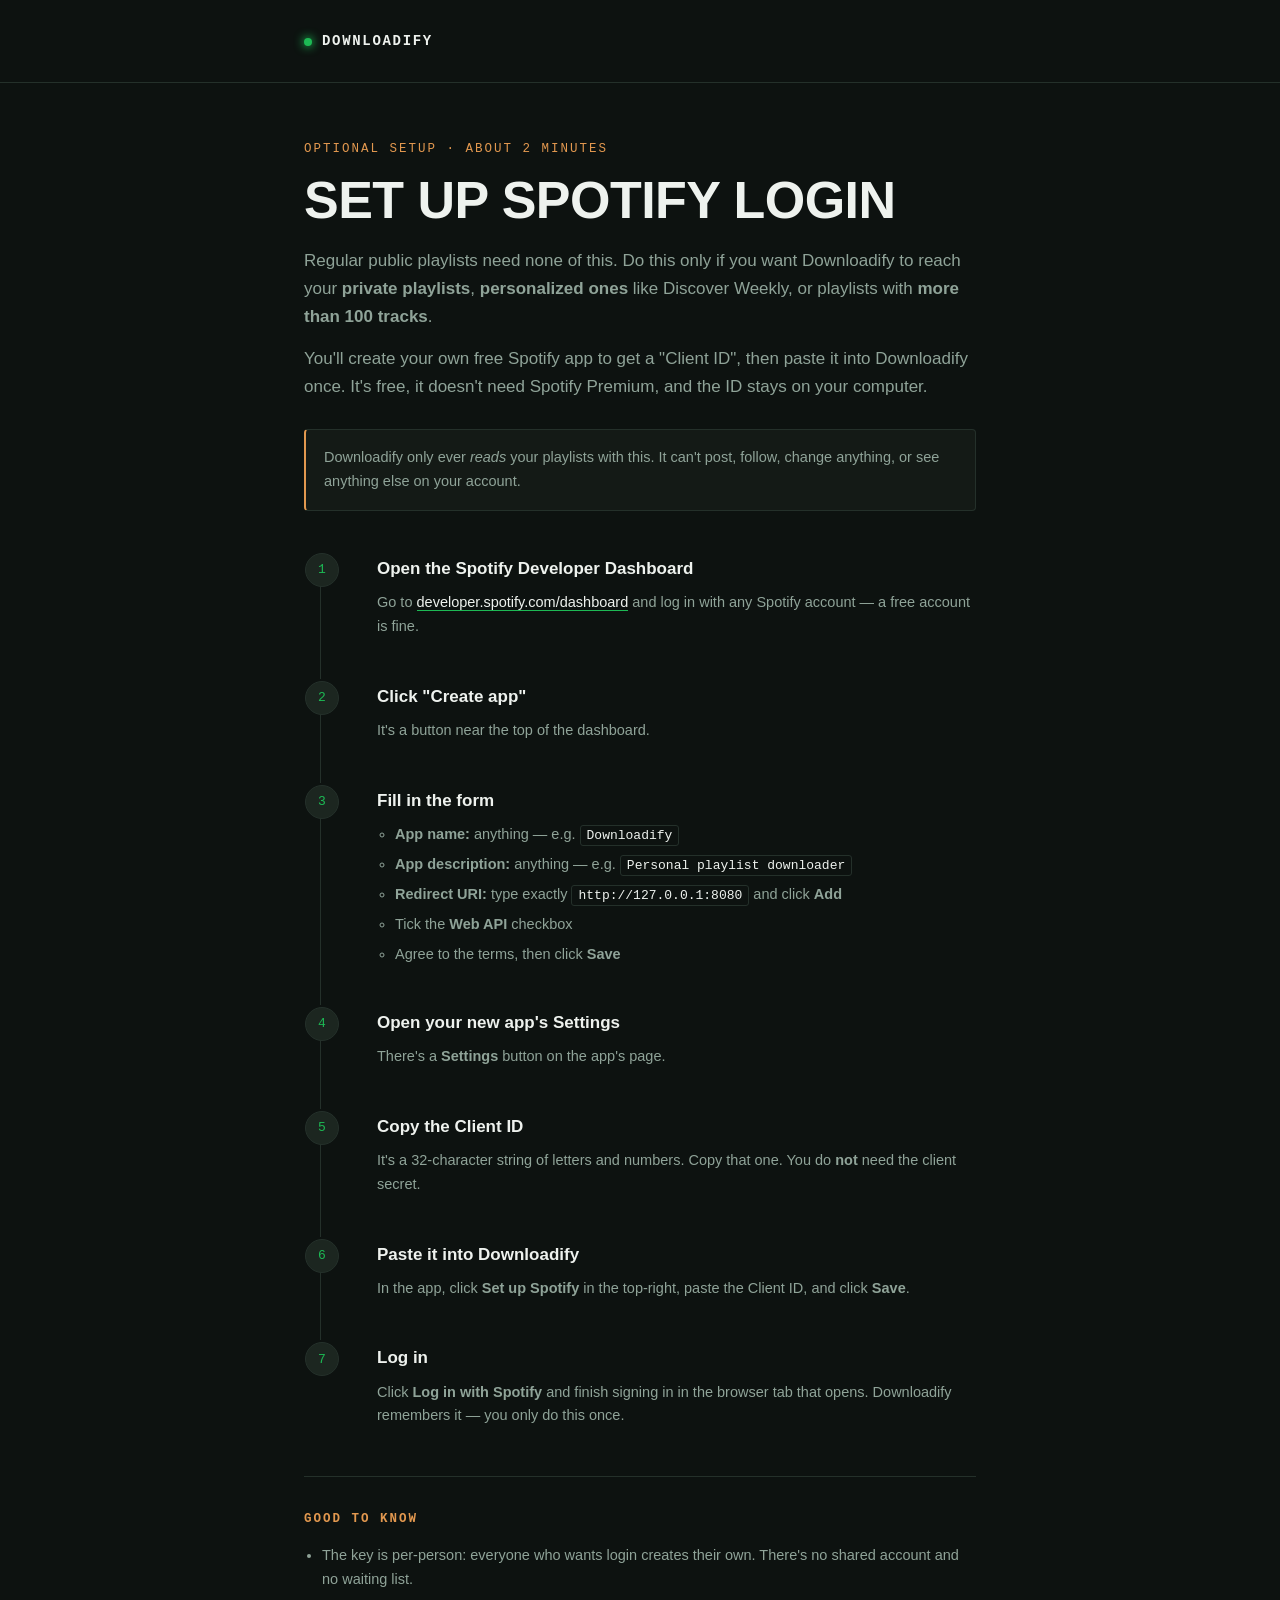
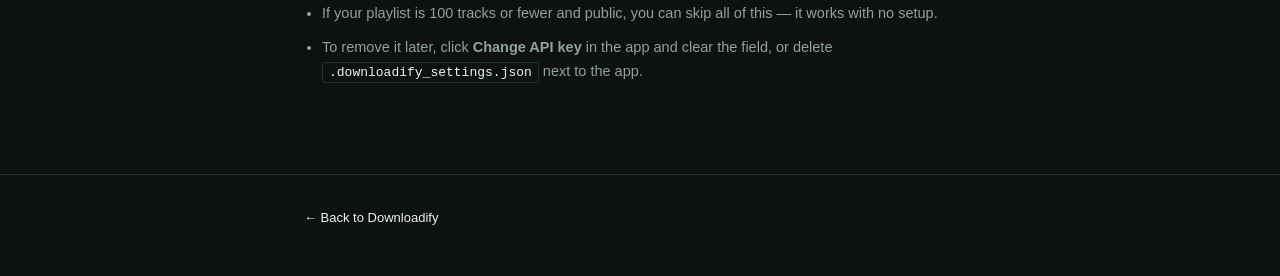
<file: downloadify/web/static/setup.html>
<!DOCTYPE html>
<html lang="en">
<head>
<meta charset="UTF-8" />
<meta name="viewport" content="width=device-width, initial-scale=1.0" />
<title>Downloadify — Spotify setup</title>
<meta name="description" content="Step-by-step: create a free Spotify key so Downloadify can log in for your private and personalized playlists and handle playlists over 100 tracks." />
<link rel="icon" href="/favicon.ico" />
<style>
  :root {
    --ink: #0d1210;
    --surface: #141a16;
    --surface-high: #1c2620;
    --signal: #1db954;
    --tape: #e2984f;
    --paper: #eef2ee;
    --mist: #8fa398;
    --line: #24302a;
    --font-body: "Segoe UI", Roboto, "Helvetica Neue", Arial, sans-serif;
    --font-mono: "Cascadia Code", Consolas, "SF Mono", ui-monospace, Menlo, monospace;
  }

  * { box-sizing: border-box; }
  html { color-scheme: dark; }

  body {
    margin: 0;
    background: var(--ink);
    color: var(--paper);
    font-family: var(--font-body);
    font-size: 16px;
    line-height: 1.65;
    -webkit-font-smoothing: antialiased;
  }

  a { color: var(--paper); text-decoration: none; border-bottom: 1px solid var(--signal); }
  a:hover, a:focus-visible { color: var(--signal); }

  .wrap {
    max-width: 720px;
    margin: 0 auto;
    padding: 0 24px;
  }

  .nav {
    padding: 28px 0;
    border-bottom: 1px solid var(--line);
  }

  .wordmark {
    font-family: var(--font-mono);
    font-size: 14px;
    font-weight: 700;
    letter-spacing: 0.12em;
    text-transform: uppercase;
    border: none;
    display: inline-flex;
    align-items: center;
    gap: 10px;
  }

  .wordmark .dot {
    width: 8px; height: 8px; border-radius: 50%;
    background: var(--signal); box-shadow: 0 0 10px 1px var(--signal);
  }

  main { padding: 56px 0 80px; }

  .kicker {
    font-family: var(--font-mono);
    font-size: 12.5px;
    letter-spacing: 0.16em;
    text-transform: uppercase;
    color: var(--tape);
    margin: 0 0 14px;
  }

  h1 {
    font-family: var(--font-body);
    font-weight: 800;
    text-transform: uppercase;
    letter-spacing: -0.01em;
    font-size: clamp(34px, 6vw, 52px);
    line-height: 1.02;
    margin: 0 0 20px;
  }

  .lede {
    font-size: 17px;
    color: var(--mist);
    margin: 0 0 14px;
  }

  .callout {
    background: var(--surface);
    border: 1px solid var(--line);
    border-left: 2px solid var(--tape);
    border-radius: 4px;
    padding: 16px 18px;
    font-size: 14.5px;
    color: var(--mist);
    margin: 28px 0 44px;
  }

  ol.steps {
    list-style: none;
    counter-reset: step;
    padding: 0;
    margin: 0;
  }

  ol.steps > li {
    counter-increment: step;
    position: relative;
    padding: 0 0 32px 56px;
    border-left: 1px solid var(--line);
    margin-left: 16px;
  }

  ol.steps > li:last-child { border-left-color: transparent; padding-bottom: 0; }

  ol.steps > li::before {
    content: counter(step);
    position: absolute;
    left: -16px;
    top: -2px;
    width: 32px; height: 32px;
    display: grid;
    place-items: center;
    background: var(--surface-high);
    border: 1px solid var(--line);
    border-radius: 50%;
    font-family: var(--font-mono);
    font-size: 13px;
    color: var(--signal);
  }

  ol.steps h2 {
    font-family: var(--font-body);
    font-size: 17px;
    font-weight: 700;
    margin: 4px 0 8px;
  }

  ol.steps p { margin: 0 0 8px; color: var(--mist); font-size: 14.5px; }

  ol.steps ul {
    margin: 8px 0 0;
    padding-left: 18px;
    color: var(--mist);
    font-size: 14.5px;
  }
  ol.steps ul li { margin-bottom: 6px; }

  code {
    font-family: var(--font-mono);
    font-size: 13px;
    background: var(--ink);
    border: 1px solid var(--line);
    border-radius: 3px;
    padding: 2px 6px;
    color: var(--paper);
    white-space: nowrap;
  }

  .after {
    margin-top: 48px;
    padding-top: 32px;
    border-top: 1px solid var(--line);
  }

  .after h2 {
    font-family: var(--font-mono);
    font-size: 12.5px;
    letter-spacing: 0.16em;
    text-transform: uppercase;
    color: var(--tape);
    margin: 0 0 14px;
  }

  .after ul { padding-left: 18px; margin: 0; color: var(--mist); font-size: 14.5px; }
  .after ul li { margin-bottom: 10px; }

  footer {
    border-top: 1px solid var(--line);
    padding: 32px 0 48px;
    font-size: 13px;
    color: var(--mist);
  }
  footer a { border: none; }

  :focus-visible { outline: 2px solid var(--signal); outline-offset: 2px; }
</style>
</head>
<body>

<div class="nav">
  <div class="wrap">
    <a class="wordmark" href="/"><span class="dot"></span>Downloadify</a>
  </div>
</div>

<main>
  <div class="wrap">
    <p class="kicker">Optional setup · about 2 minutes</p>
    <h1>Set up Spotify login</h1>
    <p class="lede">
      Regular public playlists need none of this. Do this only if you want
      Downloadify to reach your <strong>private playlists</strong>,
      <strong>personalized ones</strong> like Discover Weekly, or playlists
      with <strong>more than 100 tracks</strong>.
    </p>
    <p class="lede">
      You'll create your own free Spotify app to get a "Client ID", then
      paste it into Downloadify once. It's free, it doesn't need Spotify
      Premium, and the ID stays on your computer.
    </p>

    <div class="callout">
      Downloadify only ever <em>reads</em> your playlists with this. It can't
      post, follow, change anything, or see anything else on your account.
    </div>

    <ol class="steps">
      <li>
        <h2>Open the Spotify Developer Dashboard</h2>
        <p>
          Go to
          <a href="https://developer.spotify.com/dashboard" target="_blank" rel="noopener">developer.spotify.com/dashboard</a>
          and log in with any Spotify account — a free account is fine.
        </p>
      </li>
      <li>
        <h2>Click "Create app"</h2>
        <p>It's a button near the top of the dashboard.</p>
      </li>
      <li>
        <h2>Fill in the form</h2>
        <ul>
          <li><strong>App name:</strong> anything — e.g. <code>Downloadify</code></li>
          <li><strong>App description:</strong> anything — e.g. <code>Personal playlist downloader</code></li>
          <li><strong>Redirect URI:</strong> type exactly <code>http://127.0.0.1:8080</code> and click <strong>Add</strong></li>
          <li>Tick the <strong>Web API</strong> checkbox</li>
          <li>Agree to the terms, then click <strong>Save</strong></li>
        </ul>
      </li>
      <li>
        <h2>Open your new app's Settings</h2>
        <p>There's a <strong>Settings</strong> button on the app's page.</p>
      </li>
      <li>
        <h2>Copy the Client ID</h2>
        <p>
          It's a 32-character string of letters and numbers. Copy that one.
          You do <strong>not</strong> need the client secret.
        </p>
      </li>
      <li>
        <h2>Paste it into Downloadify</h2>
        <p>
          In the app, click <strong>Set up Spotify</strong> in the top-right,
          paste the Client ID, and click <strong>Save</strong>.
        </p>
      </li>
      <li>
        <h2>Log in</h2>
        <p>
          Click <strong>Log in with Spotify</strong> and finish signing in
          in the browser tab that opens. Downloadify remembers it — you only
          do this once.
        </p>
      </li>
    </ol>

    <div class="after">
      <h2>Good to know</h2>
      <ul>
        <li>The key is per-person: everyone who wants login creates their own. There's no shared account and no waiting list.</li>
        <li>If your playlist is 100 tracks or fewer and public, you can skip all of this — it works with no setup.</li>
        <li>To remove it later, click <strong>Change API key</strong> in the app and clear the field, or delete <code>.downloadify_settings.json</code> next to the app.</li>
      </ul>
    </div>
  </div>
</main>

<footer>
  <div class="wrap">
    <a href="/">← Back to Downloadify</a>
  </div>
</footer>

</body>
</html>
</file>
